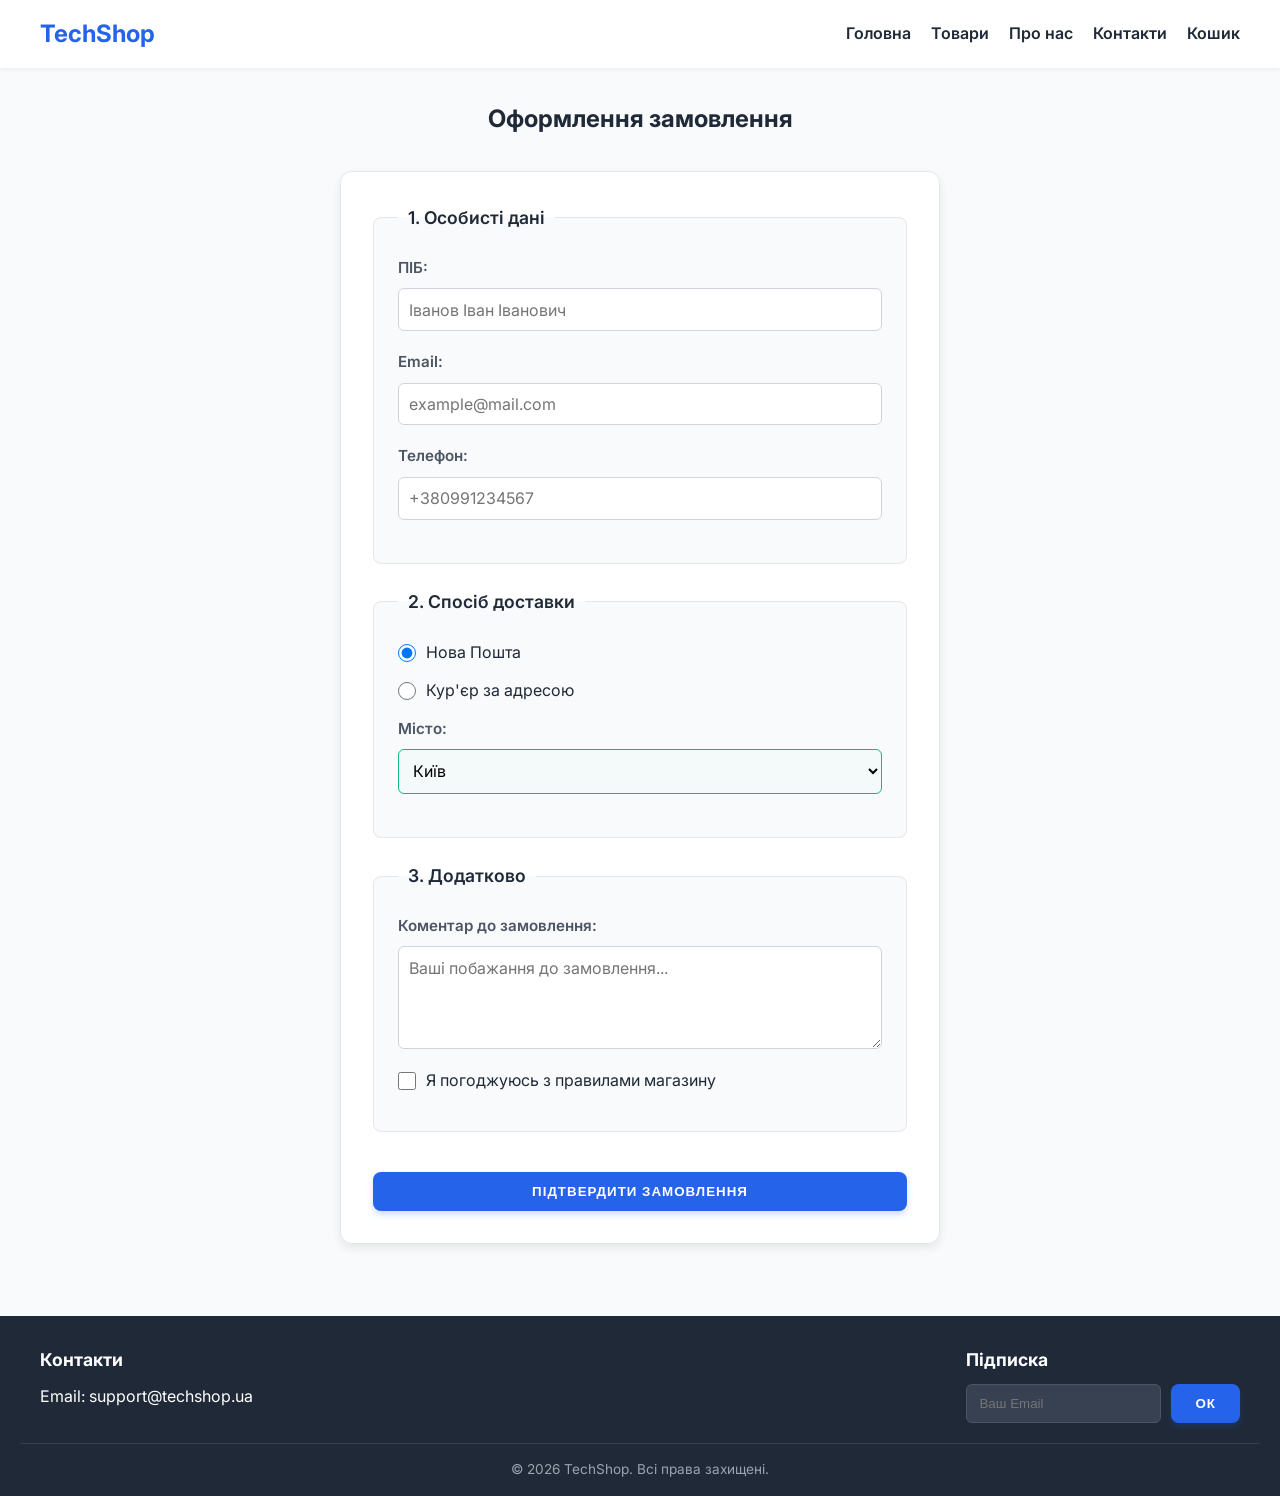
<file: checkout.html>
<!DOCTYPE html>
<html lang="uk">
<head>
    <meta charset="UTF-8">
    <meta name="viewport" content="width=device-width, initial-scale=1.0">
    <title>TechShop - Оформлення замовлення</title>
    <link rel="preconnect" href="https://fonts.googleapis.com">
    <link rel="preconnect" href="https://fonts.gstatic.com" crossorigin>
    <link href="https://fonts.googleapis.com/css2?family=Inter:wght@400;600;700&display=swap" rel="stylesheet">
    <link rel="stylesheet" href="assets/css/style.css">
</head>
<body>

    <header class="header">
        <div class="header-container">
            <a href="index.html" class="logo">TechShop</a>
            <nav class="nav">
                <ul class="nav-list">
                    <li><a href="index.html">Головна</a></li>
                    <li><a href="index.html">Товари</a></li>
                    <li><a href="index.html">Про нас</a></li>
                    <li><a href="index.html">Контакти</a></li>
                    <li><a href="checkout.html">Кошик</a></li>
                </ul>
            </nav>
        </div>
    </header>

    <main class="main-content">
        <h2 class="section-title" style="text-align: center; margin-top: 2rem;">Оформлення замовлення</h2>
        
        <form action="#" method="POST" class="checkout-form">
            
            <fieldset>
                <legend>1. Особисті дані</legend>
                <div class="form-group">
                    <label for="fullName">ПІБ:</label>
                    <input
                        type="text"
                        id="fullName"
                        name="fullName"
                        required
                        minlength="5"
                        placeholder="Іванов Іван Іванович"
                    />
                </div>
                <div class="form-group">
                    <label for="email">Email:</label>
                    <input type="email" id="email" name="email" required placeholder="example@mail.com" />
                </div>
                <div class="form-group">
                    <label for="phone">Телефон:</label>
                    <input
                        type="tel"
                        id="phone"
                        name="phone"
                        pattern="[\+]\d{2}\d{10}"
                        placeholder="+380991234567"
                        required
                        title="Формат: +380XXXXXXXXX"
                    />
                </div>
            </fieldset>

            <fieldset>
                <legend>2. Спосіб доставки</legend>
                <div class="form-radio">
                    <input
                        type="radio"
                        id="deliveryNova"
                        name="delivery"
                        value="nova_poshta"
                        checked
                    />
                    <label for="deliveryNova">Нова Пошта</label>
                </div>
                <div class="form-radio">
                    <input
                        type="radio"
                        id="deliveryCourier"
                        name="delivery"
                        value="courier"
                    />
                    <label for="deliveryCourier">Кур'єр за адресою</label>
                </div>

                <div class="form-group" style="margin-top: 10px;">
                    <label for="city">Місто:</label>
                    <select id="city" name="city">
                        <option value="kyiv">Київ</option>
                        <option value="lviv">Львів</option>
                        <option value="odesa">Одеса</option>
                        <option value="kharkiv">Харків</option>
                    </select>
                </div>
            </fieldset>

            <fieldset>
                <legend>3. Додатково</legend>
                <div class="form-group">
                    <label for="comment">Коментар до замовлення:</label>
                    <textarea id="comment" name="comment" rows="4" placeholder="Ваші побажання до замовлення..."></textarea>
                </div>
                <div class="form-checkbox">
                    <input type="checkbox" id="agreement" name="agreement" required />
                    <label for="agreement">Я погоджуюсь з правилами магазину</label>
                </div>
            </fieldset>

            <button type="submit" class="btn btn-primary" style="width: 100%; margin-top: 1rem;">Підтвердити замовлення</button>
        </form>
    </main>

    <footer class="footer">
        <div class="footer-container">
            <section class="footer-info">
                <h3>Контакти</h3>
                <p>Email: support@techshop.ua</p>
            </section>

            <section class="footer-subscribe">
                <h3>Підписка</h3>
                <form class="subscribe-form">
                    <input type="email" placeholder="Ваш Email" required>
                    <button type="submit" class="btn">ОК</button>
                </form>
            </section>
        </div>
        <p class="copyright">&copy; 2026 TechShop. Всі права захищені.</p>
    </footer>

</body>
</html>
</file>
<file: assets/css/style.css>
�� 
 *   {  
         m a r g i n :   0 ;  
         p a d d i n g :   0 ;  
         b o x - s i z i n g :   b o r d e r - b o x ;  
 }  
  
  
 : r o o t   {  
         - - p r i m a r y - c o l o r :   # 2 5 6 3 e b ;  
         - - p r i m a r y - h o v e r :   # 1 d 4 e d 8 ;  
         - - a c c e n t - c o l o r :   # f 5 9 e 0 b ;  
         - - t e x t - d a r k :   # 1 f 2 9 3 7 ;  
         - - t e x t - l i g h t :   # 6 b 7 2 8 0 ;  
         - - b g - c o l o r :   # f 9 f a f b ;  
         - - f o n t - m a i n :   " I n t e r " ,   s a n s - s e r i f ;  
 }  
  
  
 b o d y   {  
         f o n t - f a m i l y :   v a r ( - - f o n t - m a i n ) ;  
         b a c k g r o u n d - c o l o r :   v a r ( - - b g - c o l o r ) ;  
         c o l o r :   v a r ( - - t e x t - d a r k ) ;  
         l i n e - h e i g h t :   1 . 6 ;  
         f o n t - s i z e :   1 6 p x ;  
 }  
  
  
 h 1 ,   h 2 ,   h 3   {  
         m a r g i n - b o t t o m :   1 r e m ;  
         f o n t - w e i g h t :   7 0 0 ;  
 }  
  
 a   {  
         t e x t - d e c o r a t i o n :   n o n e ;  
         c o l o r :   v a r ( - - p r i m a r y - c o l o r ) ;  
         t r a n s i t i o n :   c o l o r   0 . 3 s   e a s e ;  
 }  
  
 a : h o v e r   {  
         c o l o r :   v a r ( - - p r i m a r y - h o v e r ) ;  
 }  
  
  
 . h e r o   {  
         h e i g h t :   6 0 v h ;  
        
         b a c k g r o u n d - i m a g e :   l i n e a r - g r a d i e n t ( r g b a ( 0 , 0 , 0 , 0 . 6 ) ,   r g b a ( 0 , 0 , 0 , 0 . 6 ) ) ,    
                                             u r l ( ' h t t p s : / / i m a g e s . u n s p l a s h . c o m / p h o t o - 1 5 3 1 2 9 7 4 8 4 0 0 1 - 8 0 0 2 2 1 3 1 f 5 a 1 ? a u t o = f o r m a t & f i t = c r o p & q = 8 0 & w = 1 0 0 0 ' ) ;  
         b a c k g r o u n d - s i z e :   c o v e r ;  
         b a c k g r o u n d - p o s i t i o n :   c e n t e r ;  
         d i s p l a y :   f l e x ;  
         f l e x - d i r e c t i o n :   c o l u m n ;  
         j u s t i f y - c o n t e n t :   c e n t e r ;  
         a l i g n - i t e m s :   c e n t e r ;  
         t e x t - a l i g n :   c e n t e r ;  
         c o l o r :   w h i t e ;  
         p a d d i n g :   2 0 p x ;  
 }  
  
  
 . b t n   {  
         d i s p l a y :   i n l i n e - b l o c k ;  
         p a d d i n g :   1 2 p x   2 4 p x ;  
         b a c k g r o u n d - c o l o r :   v a r ( - - p r i m a r y - c o l o r ) ;  
         c o l o r :   w h i t e ;  
         b o r d e r - r a d i u s :   8 p x ;  
         f o n t - w e i g h t :   6 0 0 ;  
         t e x t - t r a n s f o r m :   u p p e r c a s e ;  
         l e t t e r - s p a c i n g :   1 p x ;  
         t r a n s i t i o n :   a l l   0 . 3 s   e a s e ;  
         b o r d e r :   n o n e ;  
         c u r s o r :   p o i n t e r ;  
         b o x - s h a d o w :   0   4 p x   6 p x   r g b a ( 3 7 ,   9 9 ,   2 3 5 ,   0 . 2 ) ;  
 }  
  
 . b t n : h o v e r   {  
         b a c k g r o u n d - c o l o r :   v a r ( - - p r i m a r y - h o v e r ) ;  
         t r a n s f o r m :   t r a n s l a t e Y ( - 2 p x ) ;  
         b o x - s h a d o w :   0   6 p x   1 2 p x   r g b a ( 3 7 ,   9 9 ,   2 3 5 ,   0 . 3 ) ;  
 }  
 b o d y   {  
         d i s p l a y :   f l e x ;  
         f l e x - d i r e c t i o n :   c o l u m n ;  
         m i n - h e i g h t :   1 0 0 v h ;  
 }  
  
 . m a i n - c o n t e n t   {  
         f l e x :   1   0   a u t o ;    
 }  
  
 . f o o t e r   {  
         f l e x - s h r i n k :   0 ;  
 }  
  
 / *   !B8;V70FVO  02V30FVW  ( F l e x b o x )   * /  
 . h e a d e r   {  
         b a c k g r o u n d - c o l o r :   w h i t e ;  
         b o x - s h a d o w :   0   2 p x   4 p x   r g b a ( 0 , 0 , 0 , 0 . 0 5 ) ;  
         p a d d i n g :   1 5 p x   2 0 p x ;  
 }  
  
 . h e a d e r - c o n t a i n e r   {  
         m a x - w i d t h :   1 2 0 0 p x ;  
         m a r g i n :   0   a u t o ;  
         d i s p l a y :   f l e x ;  
         j u s t i f y - c o n t e n t :   s p a c e - b e t w e e n ;    
         a l i g n - i t e m s :   c e n t e r ;    
 }  
  
 . l o g o   {  
         f o n t - s i z e :   1 . 5 r e m ;  
         f o n t - w e i g h t :   7 0 0 ;  
         c o l o r :   v a r ( - - p r i m a r y - c o l o r ) ;  
 }  
  
 . n a v - l i s t   {  
         d i s p l a y :   f l e x ;  
         g a p :   2 0 p x ;    
         l i s t - s t y l e :   n o n e ;  
 }  
  
 . n a v - l i s t   a   {  
         c o l o r :   v a r ( - - t e x t - d a r k ) ;  
         f o n t - w e i g h t :   6 0 0 ;  
 }  
  
 . n a v - l i s t   a : h o v e r   {  
         c o l o r :   v a r ( - - p r i m a r y - c o l o r ) ;  
 }  
  
 / *   !VB:0  B>20@V2  ( F l e x b o x )   * /  
 . p r o d u c t s - s e c t i o n   {  
         m a x - w i d t h :   1 2 0 0 p x ;  
         m a r g i n :   4 0 p x   a u t o ;  
         p a d d i n g :   0   2 0 p x ;  
 }  
  
 . s e c t i o n - t i t l e   {  
         t e x t - a l i g n :   c e n t e r ;  
         m a r g i n - b o t t o m :   3 0 p x ;  
 }  
  
 . p r o d u c t s - g r i d   {  
         d i s p l a y :   f l e x ;  
         f l e x - w r a p :   w r a p ;    
         g a p :   3 0 p x ;    
         j u s t i f y - c o n t e n t :   c e n t e r ;  
 }  
  
  
 . p r o d u c t - c a r d   {  
         b a c k g r o u n d :   w h i t e ;  
         b o r d e r - r a d i u s :   1 2 p x ;  
         p a d d i n g :   2 0 p x ;  
         w i d t h :   3 0 0 p x ;  
         b o x - s h a d o w :   0   4 p x   6 p x   r g b a ( 0 , 0 , 0 , 0 . 0 5 ) ;  
         b o r d e r :   1 p x   s o l i d   # e 5 e 7 e b ;  
          
         d i s p l a y :   f l e x ;  
         f l e x - d i r e c t i o n :   c o l u m n ;  
 }  
  
 . p r o d u c t - c a r d   i m g   {  
         m a x - w i d t h :   1 0 0 % ;  
         h e i g h t :   a u t o ;  
         b o r d e r - r a d i u s :   8 p x ;  
         m a r g i n - b o t t o m :   1 5 p x ;  
         a l i g n - s e l f :   c e n t e r ;  
 }  
  
 . p r o d u c t - c a r d   h 3   {  
         f o n t - s i z e :   1 . 2 5 r e m ;  
         m a r g i n - b o t t o m :   1 0 p x ;  
 }  
  
 . p r o d u c t - d e s c   {  
         c o l o r :   v a r ( - - t e x t - l i g h t ) ;  
         f o n t - s i z e :   0 . 9 r e m ;  
         m a r g i n - b o t t o m :   1 5 p x ;  
         f l e x - g r o w :   1 ;    
 }  
  
 . p r o d u c t - p r i c e   {  
         f o n t - s i z e :   1 . 2 r e m ;  
         c o l o r :   v a r ( - - t e x t - d a r k ) ;  
         m a r g i n - b o t t o m :   1 5 p x ;  
 }  
  
  
 . f o o t e r   {  
         b a c k g r o u n d - c o l o r :   # 1 f 2 9 3 7 ;  
         c o l o r :   w h i t e ;  
         p a d d i n g :   3 0 p x   2 0 p x   1 5 p x ;  
         m a r g i n - t o p :   4 0 p x ;  
 }  
  
 . f o o t e r - c o n t a i n e r   {  
         m a x - w i d t h :   1 2 0 0 p x ;  
         m a r g i n :   0   a u t o ;  
         d i s p l a y :   f l e x ;  
         j u s t i f y - c o n t e n t :   s p a c e - b e t w e e n ;  
         f l e x - w r a p :   w r a p ;  
         g a p :   2 0 p x ;  
         m a r g i n - b o t t o m :   2 0 p x ;  
 }  
  
 . f o o t e r   h 3   {  
         m a r g i n - b o t t o m :   1 0 p x ;  
         f o n t - s i z e :   1 . 1 r e m ;  
 }  
  
 . s u b s c r i b e - f o r m   {  
         d i s p l a y :   f l e x ;  
         g a p :   1 0 p x ;  
 }  
  
 . s u b s c r i b e - f o r m   i n p u t   {  
         p a d d i n g :   8 p x   1 2 p x ;  
         b o r d e r - r a d i u s :   6 p x ;  
         b o r d e r :   1 p x   s o l i d   # 4 b 5 5 6 3 ;  
         b a c k g r o u n d - c o l o r :   # 3 7 4 1 5 1 ;  
         c o l o r :   w h i t e ;  
 }  
  
 . c o p y r i g h t   {  
         t e x t - a l i g n :   c e n t e r ;  
         f o n t - s i z e :   0 . 8 5 r e m ;  
         c o l o r :   # 9 c a 3 a f ;  
         b o r d e r - t o p :   1 p x   s o l i d   # 3 7 4 1 5 1 ;  
         p a d d i n g - t o p :   1 5 p x ;  
 }  
 . p a g e - l a y o u t   {  
         d i s p l a y :   g r i d ;  
          
         g r i d - t e m p l a t e - c o l u m n s :   2 5 0 p x   1 f r ;  
         g a p :   2 r e m ;  
         p a d d i n g :   2 r e m   5 % ;  
         m a x - w i d t h :   1 4 0 0 p x ;  
         m a r g i n :   0   a u t o ;  
 }  
  
  
 . s i d e b a r   {  
         b a c k g r o u n d - c o l o r :   # f 9 f a f b ;  
         p a d d i n g :   1 . 5 r e m ;  
         b o r d e r - r a d i u s :   1 2 p x ;  
         b o r d e r :   1 p x   s o l i d   # e 5 e 7 e b ;  
         h e i g h t :   f i t - c o n t e n t ;    
 }  
  
 . s i d e b a r   h 3   {  
         m a r g i n - b o t t o m :   1 r e m ;  
         f o n t - s i z e :   1 . 2 r e m ;  
         c o l o r :   v a r ( - - t e x t - d a r k ) ;  
         b o r d e r - b o t t o m :   2 p x   s o l i d   v a r ( - - p r i m a r y - c o l o r ) ;  
         p a d d i n g - b o t t o m :   5 p x ;  
 }  
  
 . f i l t e r - l i s t   {  
         l i s t - s t y l e :   n o n e ;  
         d i s p l a y :   f l e x ;  
         f l e x - d i r e c t i o n :   c o l u m n ;  
         g a p :   1 0 p x ;  
 }  
  
 . f i l t e r - l i s t   l a b e l   {  
         c u r s o r :   p o i n t e r ;  
         d i s p l a y :   f l e x ;  
         a l i g n - i t e m s :   c e n t e r ;  
         g a p :   8 p x ;  
         f o n t - s i z e :   0 . 9 5 r e m ;  
         c o l o r :   v a r ( - - t e x t - d a r k ) ;  
 }  
  
  
 . p r o d u c t s - g r i d   {  
         d i s p l a y :   g r i d ;  
        
         g r i d - t e m p l a t e - c o l u m n s :   r e p e a t ( a u t o - f i l l ,   m i n m a x ( 2 8 0 p x ,   1 f r ) ) ;  
         g a p :   2 r e m ;  
 }  
  
  
 . p r o d u c t - c a r d   {  
         b a c k g r o u n d :   w h i t e ;  
         b o r d e r - r a d i u s :   1 2 p x ;  
         p a d d i n g :   2 0 p x ;  
         b o x - s h a d o w :   0   4 p x   6 p x   r g b a ( 0 , 0 , 0 , 0 . 0 5 ) ;  
         b o r d e r :   1 p x   s o l i d   # e 5 e 7 e b ;  
         d i s p l a y :   f l e x ;  
         f l e x - d i r e c t i o n :   c o l u m n ;  
 }  
 . p r o d u c t - d e s c   {  
         f l e x - g r o w :   1 ;  
         m a r g i n - b o t t o m :   1 5 p x ;  
 }  
  
  
 @ m e d i a   s c r e e n   a n d   ( m a x - w i d t h :   7 6 8 p x )   {  
         . p a g e - l a y o u t   {  
          
                 g r i d - t e m p l a t e - c o l u m n s :   1 f r ;  
                 g a p :   1 . 5 r e m ;  
                 p a d d i n g :   1 r e m   3 % ;  
         }  
  
         . h e a d e r - c o n t a i n e r   {  
                 f l e x - d i r e c t i o n :   c o l u m n ;  
                 g a p :   1 r e m ;  
                 t e x t - a l i g n :   c e n t e r ;  
         }  
  
         . n a v - l i s t   {  
                 f l e x - w r a p :   w r a p ;  
                 j u s t i f y - c o n t e n t :   c e n t e r ;  
                 g a p :   1 5 p x ;  
         }  
  
         . f o o t e r - c o n t a i n e r   {  
                 f l e x - d i r e c t i o n :   c o l u m n ;  
                 g a p :   1 . 5 r e m ;  
                 t e x t - a l i g n :   c e n t e r ;  
         }  
  
         . s u b s c r i b e - f o r m   {  
                 f l e x - d i r e c t i o n :   c o l u m n ;  
         }  
 }  
 . c h e c k o u t - f o r m   {  
         m a x - w i d t h :   6 0 0 p x ;  
         m a r g i n :   2 r e m   a u t o ;    
         b a c k g r o u n d :   # f f f ;  
         p a d d i n g :   2 r e m ;  
         b o r d e r - r a d i u s :   1 2 p x ;  
         b o x - s h a d o w :   0   4 p x   1 0 p x   r g b a ( 0 ,   0 ,   0 ,   0 . 0 8 ) ;  
         b o r d e r :   1 p x   s o l i d   # e 5 e 7 e b ;  
 }  
  
 . c h e c k o u t - f o r m   f i e l d s e t   {  
         b o r d e r :   1 p x   s o l i d   # e 5 e 7 e b ;  
         p a d d i n g :   1 . 5 r e m ;  
         m a r g i n - b o t t o m :   1 . 5 r e m ;  
         b o r d e r - r a d i u s :   8 p x ;  
         b a c k g r o u n d - c o l o r :   # f 9 f a f b ;  
 }  
  
 . c h e c k o u t - f o r m   l e g e n d   {  
         f o n t - w e i g h t :   6 0 0 ;  
         p a d d i n g :   0   1 0 p x ;  
         c o l o r :   # 1 f 2 9 3 7 ;  
         f o n t - s i z e :   1 . 1 r e m ;  
 }  
  
 . f o r m - g r o u p   {  
         d i s p l a y :   f l e x ;  
         f l e x - d i r e c t i o n :   c o l u m n ;  
         m a r g i n - b o t t o m :   1 . 2 r e m ;  
 }  
  
 . f o r m - g r o u p   l a b e l   {  
         m a r g i n - b o t t o m :   0 . 5 r e m ;  
         f o n t - w e i g h t :   6 0 0 ;  
         f o n t - s i z e :   0 . 9 5 r e m ;  
         c o l o r :   # 4 b 5 5 6 3 ;  
 }  
  
 . f o r m - g r o u p   i n p u t ,  
 . f o r m - g r o u p   s e l e c t ,  
 . f o r m - g r o u p   t e x t a r e a   {  
         p a d d i n g :   0 . 6 5 r e m ;  
         b o r d e r :   1 p x   s o l i d   # d 1 d 5 d b ;  
         b o r d e r - r a d i u s :   6 p x ;  
         f o n t - f a m i l y :   i n h e r i t ;  
         f o n t - s i z e :   1 r e m ;  
         t r a n s i t i o n :   b o r d e r - c o l o r   0 . 2 s ,   b o x - s h a d o w   0 . 2 s ;  
         b a c k g r o u n d :   w h i t e ;  
 }  
  
  
 . f o r m - r a d i o ,   . f o r m - c h e c k b o x   {  
         d i s p l a y :   f l e x ;  
         a l i g n - i t e m s :   c e n t e r ;  
         g a p :   1 0 p x ;  
         m a r g i n - b o t t o m :   0 . 8 r e m ;  
         c u r s o r :   p o i n t e r ;  
 }  
  
 . f o r m - r a d i o   i n p u t ,   . f o r m - c h e c k b o x   i n p u t   {  
         w i d t h :   1 8 p x ;  
         h e i g h t :   1 8 p x ;  
         c u r s o r :   p o i n t e r ;  
 }  
  
 . f o r m - g r o u p   i n p u t : i n v a l i d : f o c u s ,  
 . f o r m - g r o u p   t e x t a r e a : i n v a l i d : f o c u s   {  
         b o r d e r - c o l o r :   # e f 4 4 4 4 ;  
         b o x - s h a d o w :   0   0   0   3 p x   r g b a ( 2 3 9 ,   6 8 ,   6 8 ,   0 . 1 5 ) ;  
         o u t l i n e :   n o n e ;  
 }  
  
  
 . f o r m - g r o u p   i n p u t : v a l i d ,  
 . f o r m - g r o u p   s e l e c t : v a l i d   {  
         b o r d e r - c o l o r :   # 1 0 b 9 8 1 ;  
         b a c k g r o u n d - c o l o r :   r g b a ( 1 6 ,   1 8 5 ,   1 2 9 ,   0 . 0 2 ) ;  
 }  
 . b t n - c a r t   {  
         d i s p l a y :   i n l i n e - f l e x ;  
         a l i g n - i t e m s :   c e n t e r ;  
         g a p :   0 . 5 r e m ;  
         p a d d i n g :   8 p x   1 6 p x ;  
         b a c k g r o u n d - c o l o r :   v a r ( - - p r i m a r y - c o l o r ,   # 3 b 8 2 f 6 ) ;  
         c o l o r :   w h i t e   ! i m p o r t a n t ;  
         b o r d e r - r a d i u s :   6 p x ;  
         t e x t - d e c o r a t i o n :   n o n e ;  
 }  
 . m e n u - t o g g l e   {  
         d i s p l a y :   n o n e ;  
         b a c k g r o u n d :   n o n e ;  
         b o r d e r :   n o n e ;  
         c u r s o r :   p o i n t e r ;  
         c o l o r :   # 1 f 2 9 3 7 ;  
 }  
 . s o c i a l - l i n k s   {  
         d i s p l a y :   f l e x ;  
         g a p :   1 5 p x ;  
         l i s t - s t y l e :   n o n e ;  
         p a d d i n g :   0 ;  
         m a r g i n - t o p :   1 5 p x ;  
 }  
 . s o c i a l - l i n k s   a   {  
         c o l o r :   # 9 c a 3 a f ;    
         t r a n s i t i o n :   c o l o r   0 . 3 s   e a s e ,   t r a n s f o r m   0 . 2 s ;  
         d i s p l a y :   b l o c k ;  
 }  
 . s o c i a l - l i n k s   a : h o v e r   {  
         c o l o r :   # 3 b 8 2 f 6 ;    
         t r a n s f o r m :   t r a n s l a t e Y ( - 3 p x ) ;  
 }  
 @ m e d i a   s c r e e n   a n d   ( m a x - w i d t h :   7 6 8 p x )   {  
         . m e n u - t o g g l e   {  
                 d i s p l a y :   b l o c k ;    
         }  
  
         . m a i n - n a v   . n a v - l i s t   {  
                 d i s p l a y :   n o n e ;    
         }  
  
          
         h 2 ,   . s e c t i o n - t i t l e   {  
                 f o n t - s i z e :   1 . 5 r e m ;  
         }  
  
         . p a g e - l a y o u t   {  
                 p a d d i n g :   1 r e m ;    
                 g a p :   1 r e m ;  
         }  
          
         . s i d e b a r   {  
                 p a d d i n g :   1 r e m ;  
         }  
 } 
</file>
